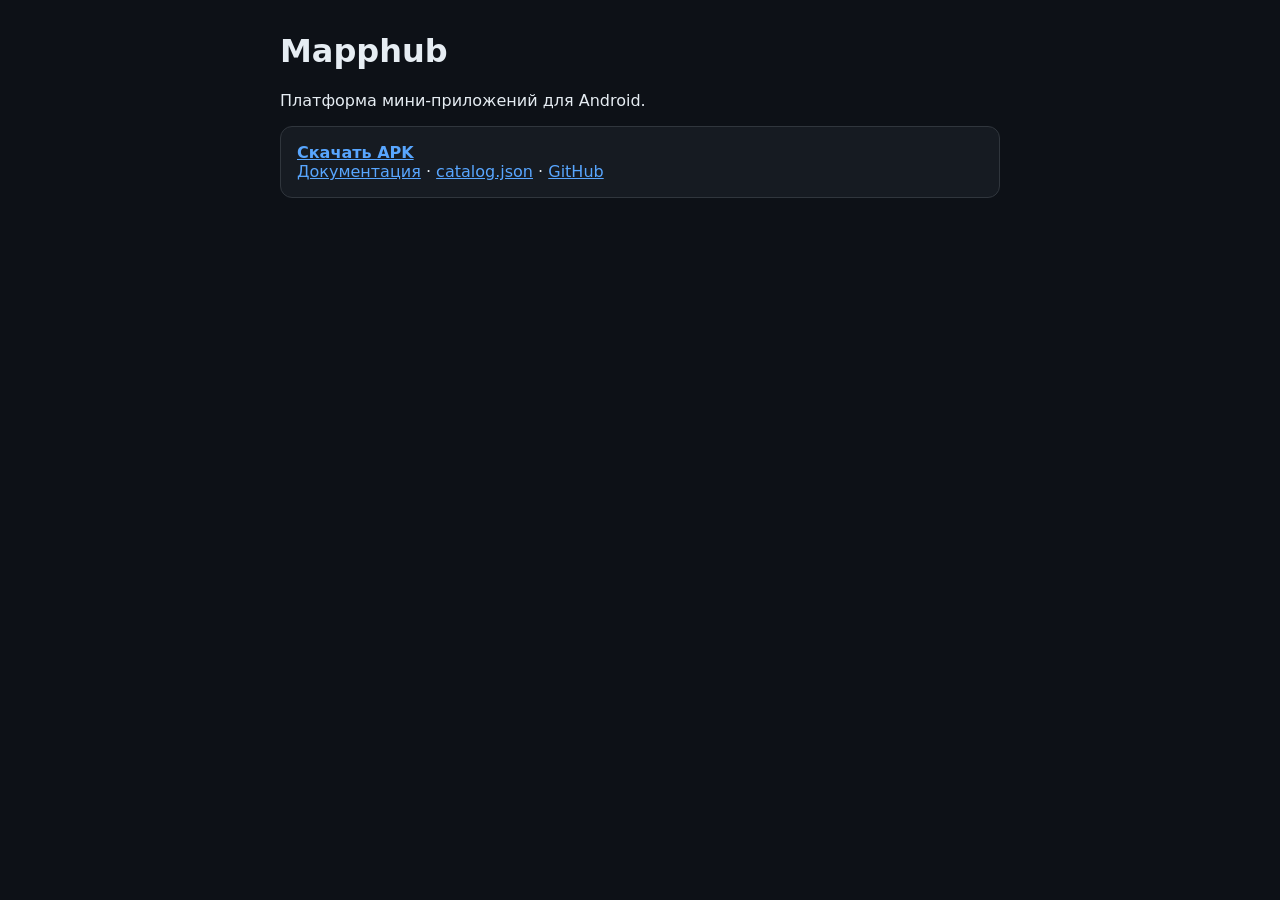
<file: index.html>
<!DOCTYPE html>
<html lang="ru">
<head>
  <meta charset="utf-8"/>
  <meta name="viewport" content="width=device-width,initial-scale=1"/>
  <title>Mapphub</title>
  <style>
    body{font-family:system-ui;margin:0;background:#0d1117;color:#e6edf3;padding:32px 20px;max-width:720px;margin-inline:auto}
    a{color:#58a6ff} .card{border:1px solid #30363d;border-radius:12px;padding:16px;margin:16px 0;background:#161b22}
    h1{margin-top:0}
  </style>
</head>
<body>
  <h1>Mapphub</h1>
  <p>Платформа мини-приложений для Android.</p>
  <div class="card">
    <a href="downloads/mini-apps-shell.apk"><strong>Скачать APK</strong></a><br/>
    <a href="docs/">Документация</a> ·
    <a href="catalog.json">catalog.json</a> ·
    <a href="https://github.com/mapphub">GitHub</a>
  </div>
</body>
</html>
</file>
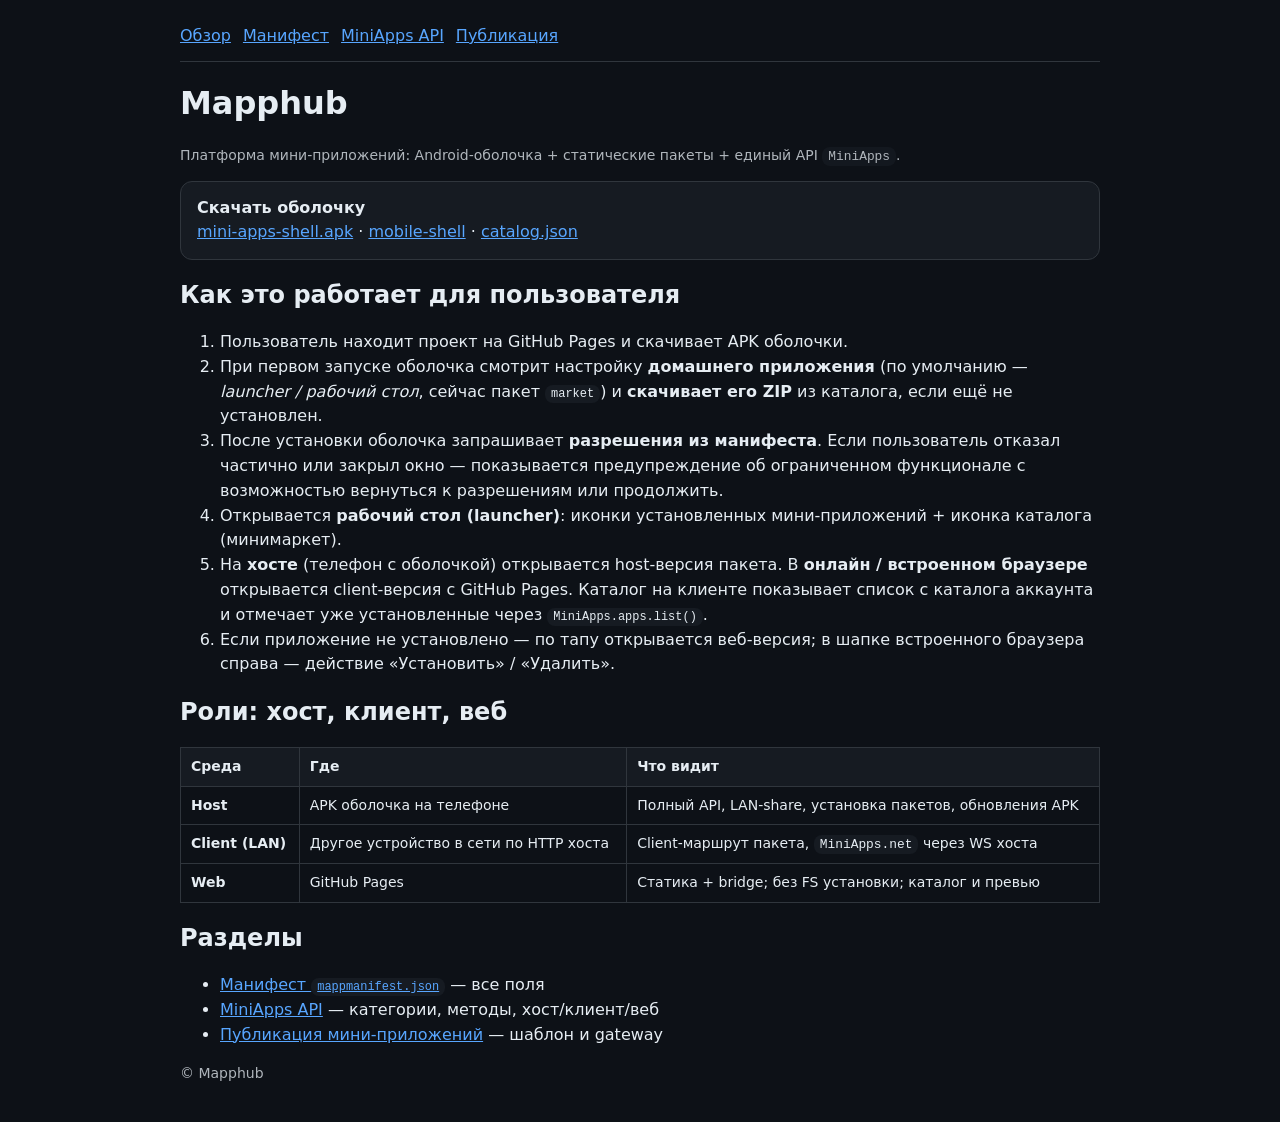
<file: docs/index.html>
<!DOCTYPE html>
<html lang="ru">
<head>
  <meta charset="utf-8"/>
  <meta name="viewport" content="width=device-width,initial-scale=1"/>
  <title>Mapphub — документация</title>
  <link rel="stylesheet" href="./docs.css"/>
</head>
<body>
  <nav class="nav">
    <a href="./">Обзор</a>
    <a href="./manifest.html">Манифест</a>
    <a href="./api.html">MiniApps API</a>
    <a href="./publish.html">Публикация</a>
  </nav>

  <h1>Mapphub</h1>
  <p class="muted">Платформа мини-приложений: Android-оболочка + статические пакеты + единый API <code>MiniApps</code>.</p>

  <div class="card">
    <strong>Скачать оболочку</strong><br/>
    <a href="https://mapphub.github.io/downloads/mini-apps-shell.apk">mini-apps-shell.apk</a>
    · <a href="https://github.com/mapphub/mobile-shell">mobile-shell</a>
    · <a href="https://mapphub.github.io/catalog.json">catalog.json</a>
  </div>

  <h2>Как это работает для пользователя</h2>
  <ol>
    <li>Пользователь находит проект на GitHub Pages и скачивает APK оболочки.</li>
    <li>При первом запуске оболочка смотрит настройку <strong>домашнего приложения</strong> (по умолчанию — <em>launcher / рабочий стол</em>, сейчас пакет <code>market</code>) и <strong>скачивает его ZIP</strong> из каталога, если ещё не установлен.</li>
    <li>После установки оболочка запрашивает <strong>разрешения из манифеста</strong>. Если пользователь отказал частично или закрыл окно — показывается предупреждение об ограниченном функционале с возможностью вернуться к разрешениям или продолжить.</li>
    <li>Открывается <strong>рабочий стол (launcher)</strong>: иконки установленных мини-приложений + иконка каталога (минимаркет).</li>
    <li>На <strong>хосте</strong> (телефон с оболочкой) открывается host-версия пакета. В <strong>онлайн / встроенном браузере</strong> открывается client-версия с GitHub Pages. Каталог на клиенте показывает список с каталога аккаунта и отмечает уже установленные через <code>MiniApps.apps.list()</code>.</li>
    <li>Если приложение не установлено — по тапу открывается веб-версия; в шапке встроенного браузера справа — действие «Установить» / «Удалить».</li>
  </ol>

  <h2>Роли: хост, клиент, веб</h2>
  <table>
    <thead><tr><th>Среда</th><th>Где</th><th>Что видит</th></tr></thead>
    <tbody>
      <tr><td><b>Host</b></td><td>APK оболочка на телефоне</td><td>Полный API, LAN-share, установка пакетов, обновления APK</td></tr>
      <tr><td><b>Client (LAN)</b></td><td>Другое устройство в сети по HTTP хоста</td><td>Client-маршрут пакета, <code>MiniApps.net</code> через WS хоста</td></tr>
      <tr><td><b>Web</b></td><td>GitHub Pages</td><td>Статика + bridge; без FS установки; каталог и превью</td></tr>
    </tbody>
  </table>

  <h2>Разделы</h2>
  <ul>
    <li><a href="./manifest.html">Манифест <code>mappmanifest.json</code></a> — все поля</li>
    <li><a href="./api.html">MiniApps API</a> — категории, методы, хост/клиент/веб</li>
    <li><a href="./publish.html">Публикация мини-приложений</a> — шаблон и gateway</li>
  </ul>

  <p class="muted">© Mapphub</p>
</body>
</html>
</file>
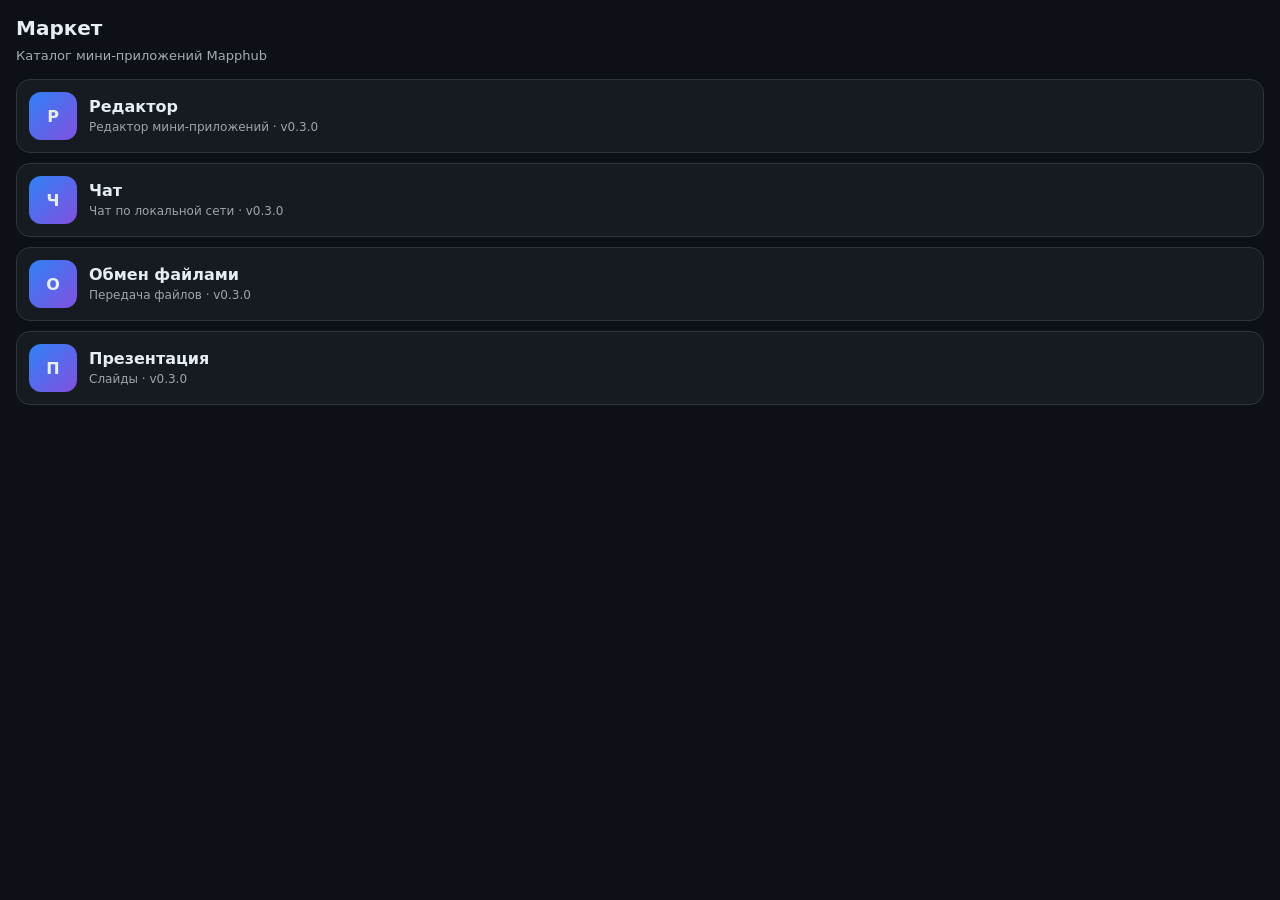
<file: store/index.html>
<!DOCTYPE html>
<html lang="ru">
<head>
  <meta charset="UTF-8"/>
  <meta name="viewport" content="width=device-width,initial-scale=1"/>
  <title>Mapphub · Маркет</title>
  <style>
    *{box-sizing:border-box}body{margin:0;font-family:system-ui,sans-serif;background:#0d1117;color:#e6edf3;padding:16px}
    h1{font-size:20px;margin:0 0 8px}p{opacity:.7;font-size:13px;margin:0 0 16px}
    .card{display:flex;gap:12px;align-items:center;padding:12px;border-radius:14px;background:#161b22;border:1px solid #30363d;margin-bottom:10px;text-decoration:none;color:inherit}
    .av{width:48px;height:48px;border-radius:12px;background:linear-gradient(135deg,#2f81f7,#8250df);display:grid;place-items:center;font-weight:700;flex-shrink:0}
    .meta strong{display:block}.meta small{opacity:.65;font-size:12px}
  </style>
</head>
<body>
  <h1>Маркет</h1>
  <p>Каталог мини-приложений Mapphub</p>
  <div id="list">Загрузка…</div>
  <script>
    fetch('../catalog.json',{cache:'no-store'}).then(r=>r.json()).then(data=>{
      var el=document.getElementById('list'); el.innerHTML='';
      (data.apps||[]).forEach(function(a){
        if(a.id==='market')return;
        var href=a.webUrl||(a.repo&&('https://mapphub.github.io/'+a.repo.split('/').pop()+'/'))||('#');
        var card=document.createElement('a'); card.className='card'; card.href=href;
        card.innerHTML='<div class="av">'+(a.name||'?').charAt(0)+'</div><div class="meta"><strong></strong><small></small></div>';
        card.querySelector('strong').textContent=a.name||a.id;
        card.querySelector('small').textContent=(a.description||a.author||'')+(a.version?' · v'+a.version:'');
        el.appendChild(card);
      });
    }).catch(e=>{document.getElementById('list').textContent=String(e);});
  </script>
</body>
</html>
</file>
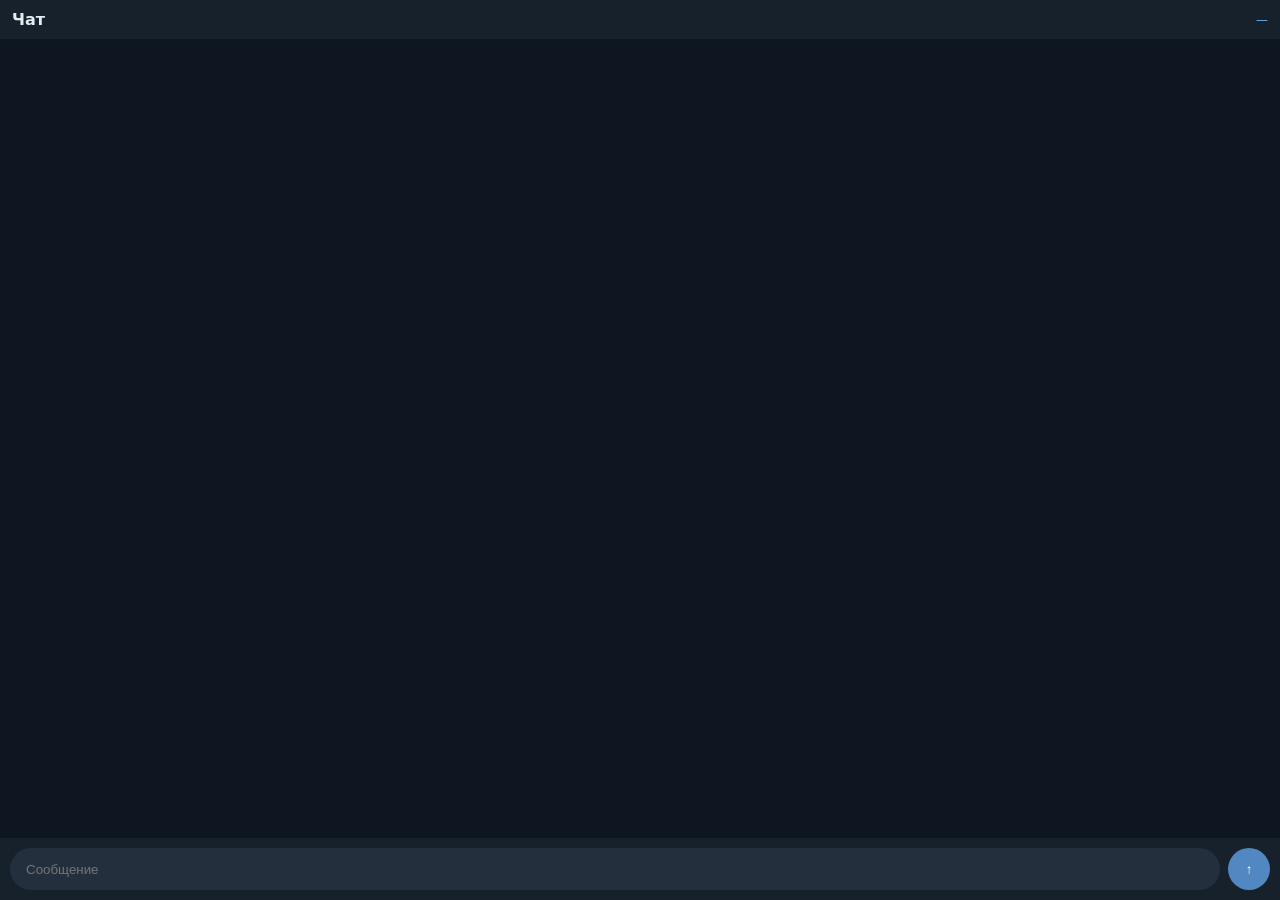
<file: apps/chat/index.html>
<!DOCTYPE html>
<html lang="ru"><head>
<meta charset="UTF-8"/><meta name="viewport" content="width=device-width,initial-scale=1"/>
<title>Чат</title>
<style>
*{box-sizing:border-box}
body{margin:0;font-family:system-ui;display:flex;flex-direction:column;height:100dvh;background:#0e1621;color:#e4ecf2}
#top{display:flex;align-items:center;gap:10px;padding:10px 12px;background:#17212b}
#top h1{flex:1;margin:0;font-size:16px}
#online{font-size:12px;color:#6ab3f3}
#log{flex:1;overflow:auto;padding:12px 10px;display:flex;flex-direction:column;gap:6px}
.row{display:flex;flex-direction:column;max-width:82%}
.row.me{align-self:flex-end;align-items:flex-end}
.row .bubble{padding:8px 12px;border-radius:14px;font-size:15px;line-height:1.35;word-break:break-word}
.row:not(.me) .bubble{background:#182533}
.row.me .bubble{background:#2b5278}
.row .meta{font-size:11px;color:#6d7f8f;margin:2px 6px}
#bar{display:flex;gap:8px;padding:10px;background:#17212b}
#inp{flex:1;height:42px;border:0;border-radius:21px;padding:0 16px;background:#242f3d;color:#fff}
#send{width:42px;height:42px;border:0;border-radius:21px;background:#5288c1;color:#fff}
</style>
</head><body>
<div id="top"><h1>Чат</h1><span id="online">—</span></div>
<div id="log"></div>
<div id="bar">
  <input id="inp" placeholder="Сообщение" autocomplete="off"/>
  <button type="button" id="send">↑</button>
</div>
<script src="./script.js"></script>
</body></html>
</file>
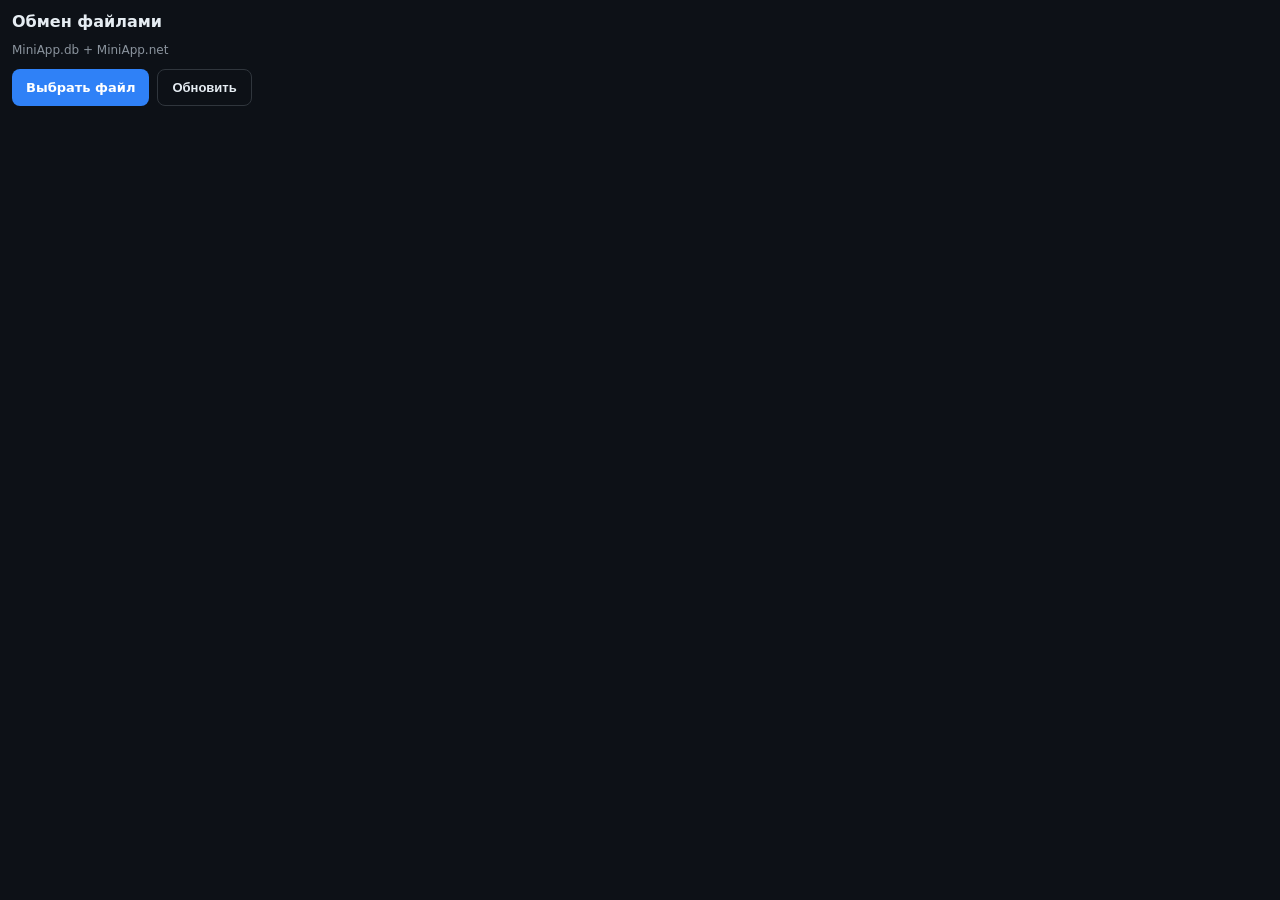
<file: apps/fileshare/index.html>
<!DOCTYPE html>
<html lang="ru">
<head>
<meta charset="UTF-8"/>
<meta name="viewport" content="width=device-width,initial-scale=1,viewport-fit=cover"/>
<title>Обмен файлами</title>
<link rel="stylesheet" href="./style.css"/>
</head>
<body>
  <header class="top"><h1>Обмен файлами</h1></header>
  <p class="hint">MiniApp.db + MiniApp.net</p>
  <div class="actions">
    <label class="btn">Выбрать файл<input type="file" id="file" hidden/></label>
    <button type="button" class="btn ghost" id="refresh">Обновить</button>
  </div>
  <ul id="list" class="list"></ul>
  <p id="err" class="err"></p>
  <script src="./script.js"></script>
</body>
</html>
</file>
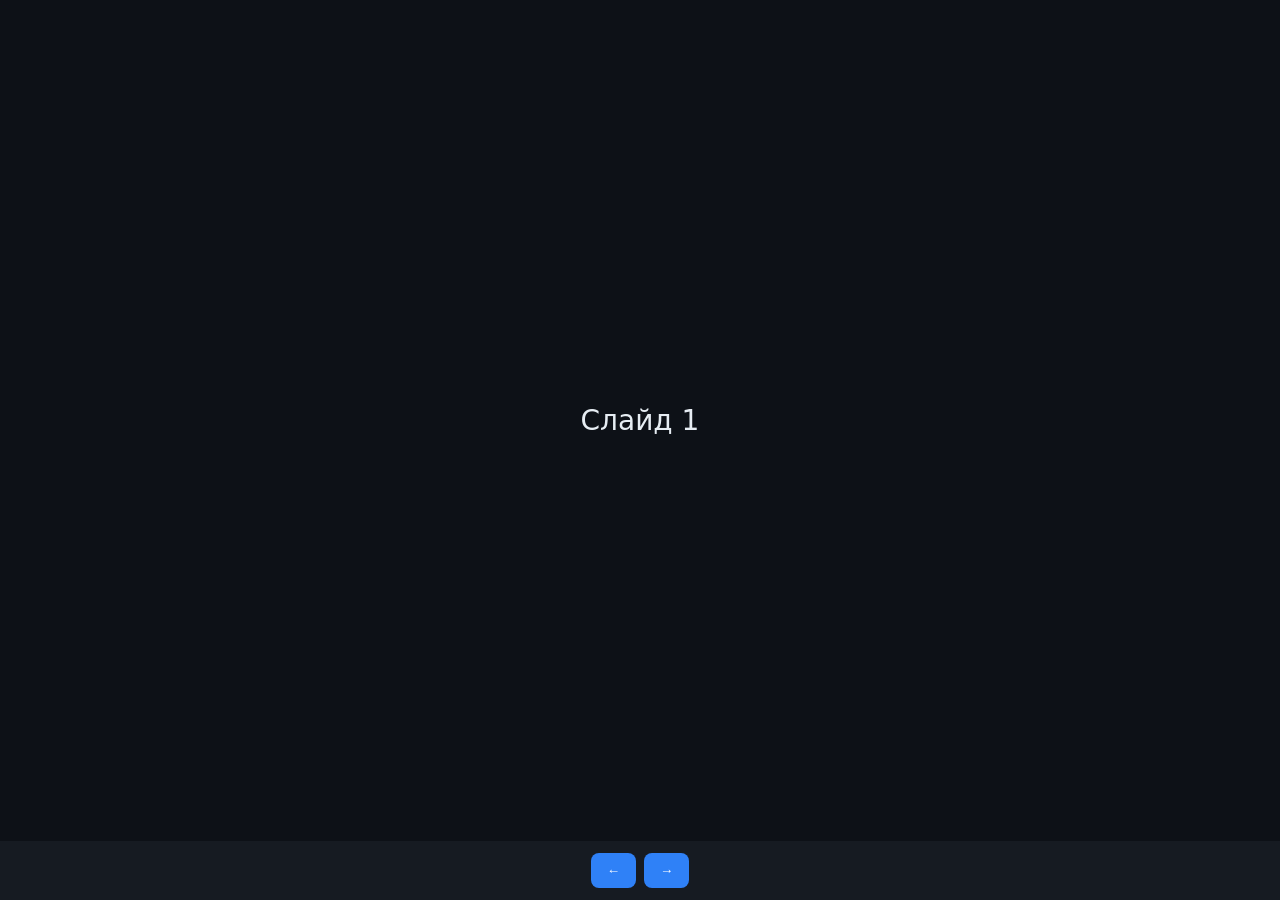
<file: apps/slides/index.html>
<!DOCTYPE html>
<html lang="ru">
<head>
<meta charset="UTF-8"/>
<meta name="viewport" content="width=device-width,initial-scale=1"/>
<title>Презентация</title>
<style>
body{margin:0;font-family:system-ui;background:#0d1117;color:#e6edf3;display:flex;flex-direction:column;min-height:100dvh}
#slide{flex:1;display:flex;align-items:center;justify-content:center;padding:24px;font-size:28px;text-align:center}
#bar{display:flex;gap:8px;padding:12px;background:#161b22;justify-content:center}
button{padding:10px 16px;border:0;border-radius:8px;background:#2f81f7;color:#fff;font-weight:600}
</style>
</head>
<body>
  <div id="slide">Слайд 1</div>
  <div id="bar">
    <button type="button" id="prev">←</button>
    <button type="button" id="next">→</button>
  </div>
  <script src="./script.js"></script>
</body>
</html>
</file>
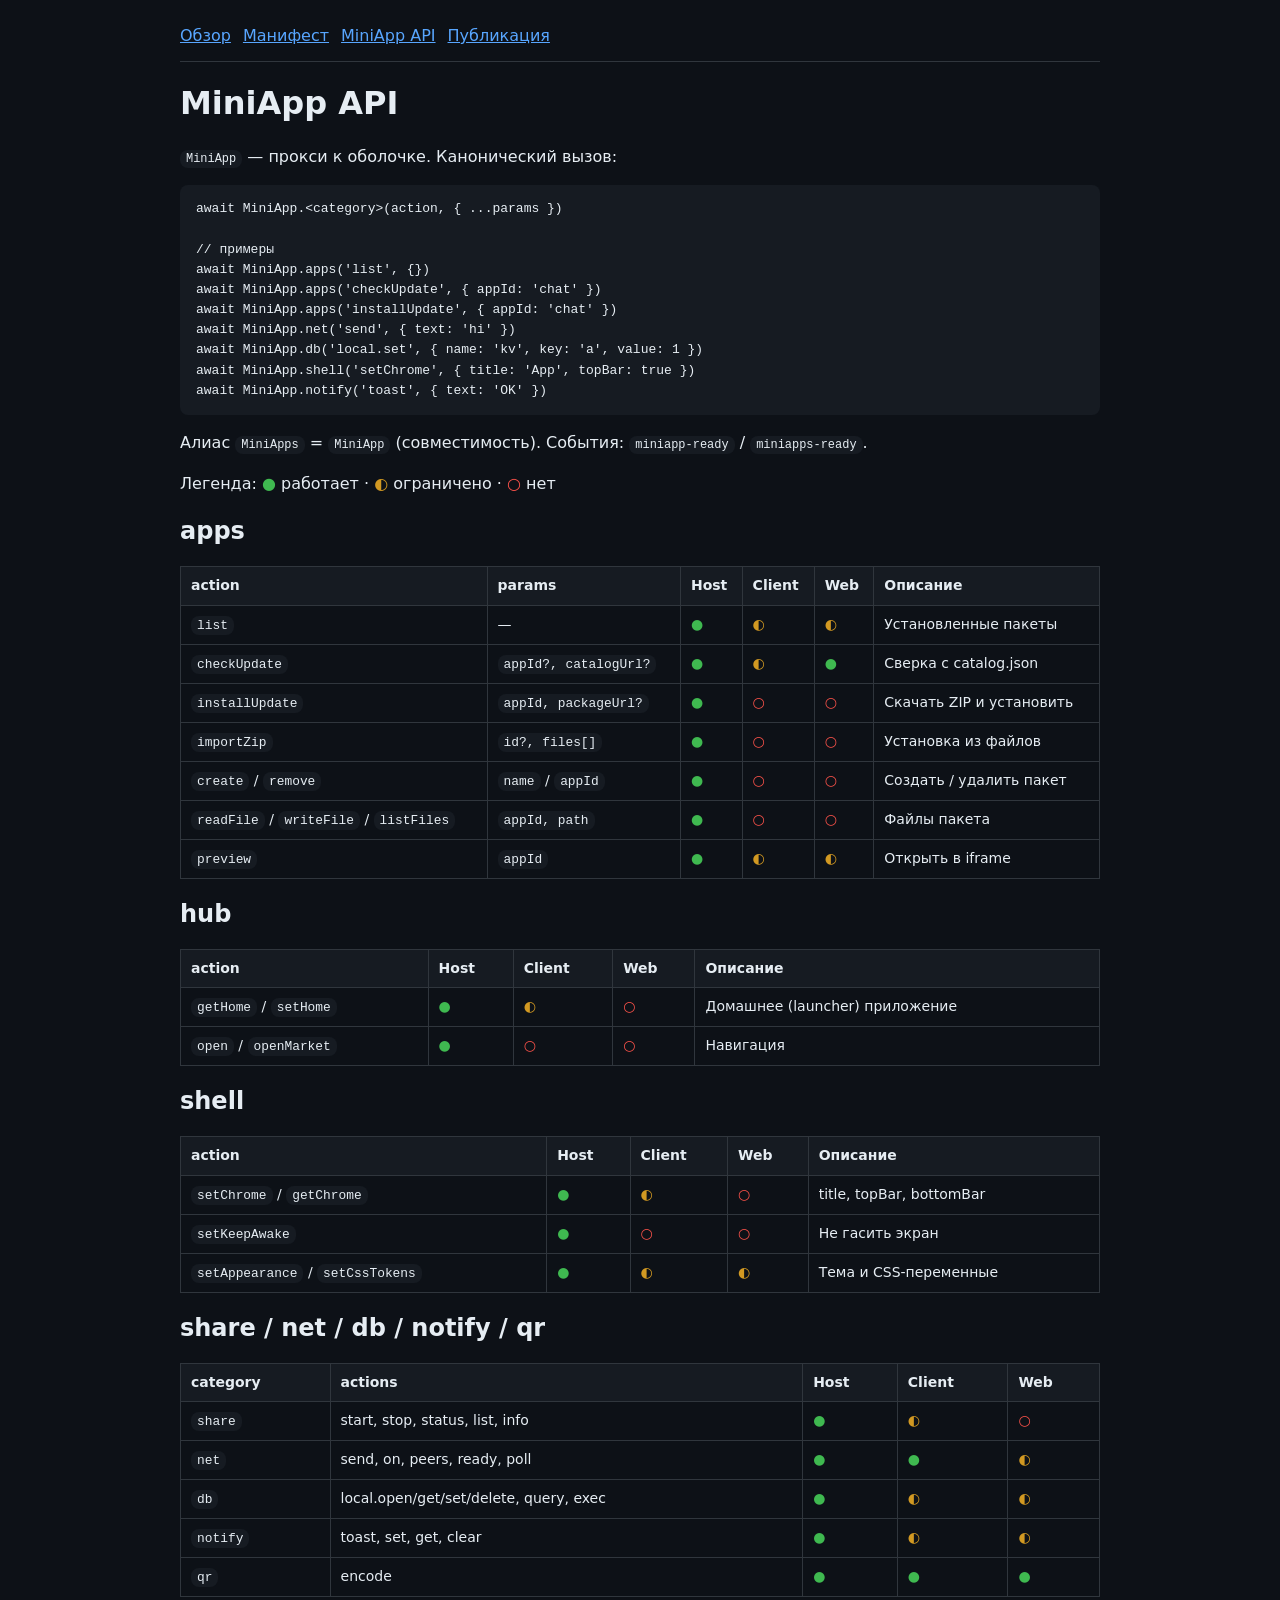
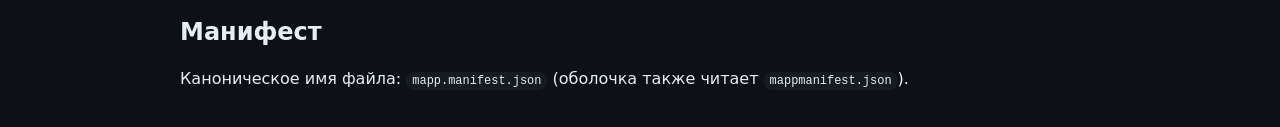
<file: docs/api.html>
<!DOCTYPE html>
<html lang="ru">
<head>
  <meta charset="utf-8"/>
  <meta name="viewport" content="width=device-width,initial-scale=1"/>
  <title>MiniApp API — Mapphub</title>
  <link rel="stylesheet" href="./docs.css"/>
</head>
<body>
  <nav class="nav">
    <a href="./">Обзор</a>
    <a href="./manifest.html">Манифест</a>
    <a href="./api.html">MiniApp API</a>
    <a href="./publish.html">Публикация</a>
  </nav>

  <h1>MiniApp API</h1>
  <p><code>MiniApp</code> — прокси к оболочке. Канонический вызов:</p>
  <pre>await MiniApp.&lt;category&gt;(action, { ...params })

// примеры
await MiniApp.apps('list', {})
await MiniApp.apps('checkUpdate', { appId: 'chat' })
await MiniApp.apps('installUpdate', { appId: 'chat' })
await MiniApp.net('send', { text: 'hi' })
await MiniApp.db('local.set', { name: 'kv', key: 'a', value: 1 })
await MiniApp.shell('setChrome', { title: 'App', topBar: true })
await MiniApp.notify('toast', { text: 'OK' })</pre>
  <p>Алиас <code>MiniApps</code> = <code>MiniApp</code> (совместимость). События: <code>miniapp-ready</code> / <code>miniapps-ready</code>.</p>
  <p>Легенда: <span class="ok">●</span> работает · <span class="lim">◐</span> ограничено · <span class="no">○</span> нет</p>

  <h2>apps</h2>
  <table>
    <thead><tr><th>action</th><th>params</th><th>Host</th><th>Client</th><th>Web</th><th>Описание</th></tr></thead>
    <tbody>
      <tr><td><code>list</code></td><td>—</td><td class="ok">●</td><td class="lim">◐</td><td class="lim">◐</td><td>Установленные пакеты</td></tr>
      <tr><td><code>checkUpdate</code></td><td><code>appId?, catalogUrl?</code></td><td class="ok">●</td><td class="lim">◐</td><td class="ok">●</td><td>Сверка с catalog.json</td></tr>
      <tr><td><code>installUpdate</code></td><td><code>appId, packageUrl?</code></td><td class="ok">●</td><td class="no">○</td><td class="no">○</td><td>Скачать ZIP и установить</td></tr>
      <tr><td><code>importZip</code></td><td><code>id?, files[]</code></td><td class="ok">●</td><td class="no">○</td><td class="no">○</td><td>Установка из файлов</td></tr>
      <tr><td><code>create</code> / <code>remove</code></td><td><code>name</code> / <code>appId</code></td><td class="ok">●</td><td class="no">○</td><td class="no">○</td><td>Создать / удалить пакет</td></tr>
      <tr><td><code>readFile</code> / <code>writeFile</code> / <code>listFiles</code></td><td><code>appId, path</code></td><td class="ok">●</td><td class="no">○</td><td class="no">○</td><td>Файлы пакета</td></tr>
      <tr><td><code>preview</code></td><td><code>appId</code></td><td class="ok">●</td><td class="lim">◐</td><td class="lim">◐</td><td>Открыть в iframe</td></tr>
    </tbody>
  </table>

  <h2>hub</h2>
  <table>
    <thead><tr><th>action</th><th>Host</th><th>Client</th><th>Web</th><th>Описание</th></tr></thead>
    <tbody>
      <tr><td><code>getHome</code> / <code>setHome</code></td><td class="ok">●</td><td class="lim">◐</td><td class="no">○</td><td>Домашнее (launcher) приложение</td></tr>
      <tr><td><code>open</code> / <code>openMarket</code></td><td class="ok">●</td><td class="no">○</td><td class="no">○</td><td>Навигация</td></tr>
    </tbody>
  </table>

  <h2>shell</h2>
  <table>
    <thead><tr><th>action</th><th>Host</th><th>Client</th><th>Web</th><th>Описание</th></tr></thead>
    <tbody>
      <tr><td><code>setChrome</code> / <code>getChrome</code></td><td class="ok">●</td><td class="lim">◐</td><td class="no">○</td><td>title, topBar, bottomBar</td></tr>
      <tr><td><code>setKeepAwake</code></td><td class="ok">●</td><td class="no">○</td><td class="no">○</td><td>Не гасить экран</td></tr>
      <tr><td><code>setAppearance</code> / <code>setCssTokens</code></td><td class="ok">●</td><td class="lim">◐</td><td class="lim">◐</td><td>Тема и CSS-переменные</td></tr>
    </tbody>
  </table>

  <h2>share / net / db / notify / qr</h2>
  <table>
    <thead><tr><th>category</th><th>actions</th><th>Host</th><th>Client</th><th>Web</th></tr></thead>
    <tbody>
      <tr><td><code>share</code></td><td>start, stop, status, list, info</td><td class="ok">●</td><td class="lim">◐</td><td class="no">○</td></tr>
      <tr><td><code>net</code></td><td>send, on, peers, ready, poll</td><td class="ok">●</td><td class="ok">●</td><td class="lim">◐</td></tr>
      <tr><td><code>db</code></td><td>local.open/get/set/delete, query, exec</td><td class="ok">●</td><td class="lim">◐</td><td class="lim">◐</td></tr>
      <tr><td><code>notify</code></td><td>toast, set, get, clear</td><td class="ok">●</td><td class="lim">◐</td><td class="lim">◐</td></tr>
      <tr><td><code>qr</code></td><td>encode</td><td class="ok">●</td><td class="ok">●</td><td class="ok">●</td></tr>
    </tbody>
  </table>

  <h2>Манифест</h2>
  <p>Каноническое имя файла: <code>mapp.manifest.json</code> (оболочка также читает <code>mappmanifest.json</code>).</p>
</body>
</html>
</file>
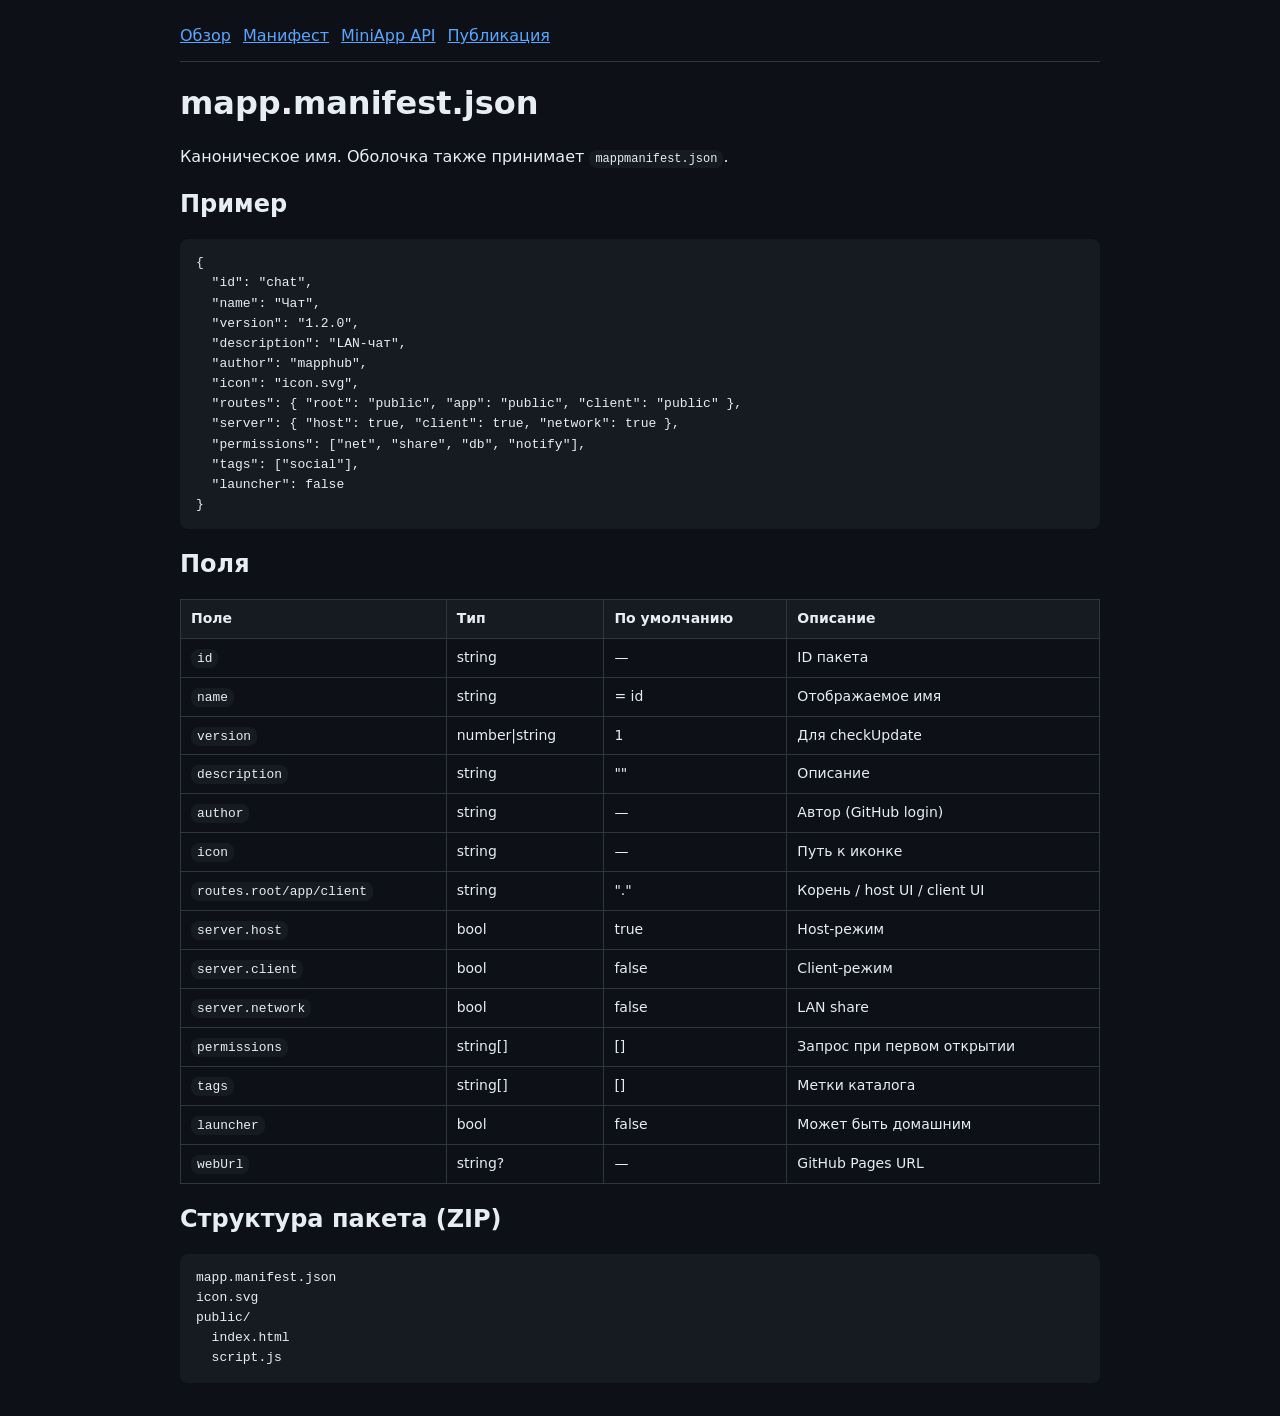
<file: docs/manifest.html>
<!DOCTYPE html>
<html lang="ru">
<head>
  <meta charset="utf-8"/>
  <meta name="viewport" content="width=device-width,initial-scale=1"/>
  <title>Манифест — Mapphub</title>
  <link rel="stylesheet" href="./docs.css"/>
</head>
<body>
  <nav class="nav">
    <a href="./">Обзор</a>
    <a href="./manifest.html">Манифест</a>
    <a href="./api.html">MiniApp API</a>
    <a href="./publish.html">Публикация</a>
  </nav>

  <h1>mapp.manifest.json</h1>
  <p>Каноническое имя. Оболочка также принимает <code>mappmanifest.json</code>.</p>

  <h2>Пример</h2>
  <pre>{
  "id": "chat",
  "name": "Чат",
  "version": "1.2.0",
  "description": "LAN-чат",
  "author": "mapphub",
  "icon": "icon.svg",
  "routes": { "root": "public", "app": "public", "client": "public" },
  "server": { "host": true, "client": true, "network": true },
  "permissions": ["net", "share", "db", "notify"],
  "tags": ["social"],
  "launcher": false
}</pre>

  <h2>Поля</h2>
  <table>
    <thead><tr><th>Поле</th><th>Тип</th><th>По умолчанию</th><th>Описание</th></tr></thead>
    <tbody>
      <tr><td><code>id</code></td><td>string</td><td>—</td><td>ID пакета</td></tr>
      <tr><td><code>name</code></td><td>string</td><td>= id</td><td>Отображаемое имя</td></tr>
      <tr><td><code>version</code></td><td>number|string</td><td>1</td><td>Для checkUpdate</td></tr>
      <tr><td><code>description</code></td><td>string</td><td>""</td><td>Описание</td></tr>
      <tr><td><code>author</code></td><td>string</td><td>—</td><td>Автор (GitHub login)</td></tr>
      <tr><td><code>icon</code></td><td>string</td><td>—</td><td>Путь к иконке</td></tr>
      <tr><td><code>routes.root/app/client</code></td><td>string</td><td>"."</td><td>Корень / host UI / client UI</td></tr>
      <tr><td><code>server.host</code></td><td>bool</td><td>true</td><td>Host-режим</td></tr>
      <tr><td><code>server.client</code></td><td>bool</td><td>false</td><td>Client-режим</td></tr>
      <tr><td><code>server.network</code></td><td>bool</td><td>false</td><td>LAN share</td></tr>
      <tr><td><code>permissions</code></td><td>string[]</td><td>[]</td><td>Запрос при первом открытии</td></tr>
      <tr><td><code>tags</code></td><td>string[]</td><td>[]</td><td>Метки каталога</td></tr>
      <tr><td><code>launcher</code></td><td>bool</td><td>false</td><td>Может быть домашним</td></tr>
      <tr><td><code>webUrl</code></td><td>string?</td><td>—</td><td>GitHub Pages URL</td></tr>
    </tbody>
  </table>

  <h2>Структура пакета (ZIP)</h2>
  <pre>mapp.manifest.json
icon.svg
public/
  index.html
  script.js</pre>
</body>
</html>
</file>
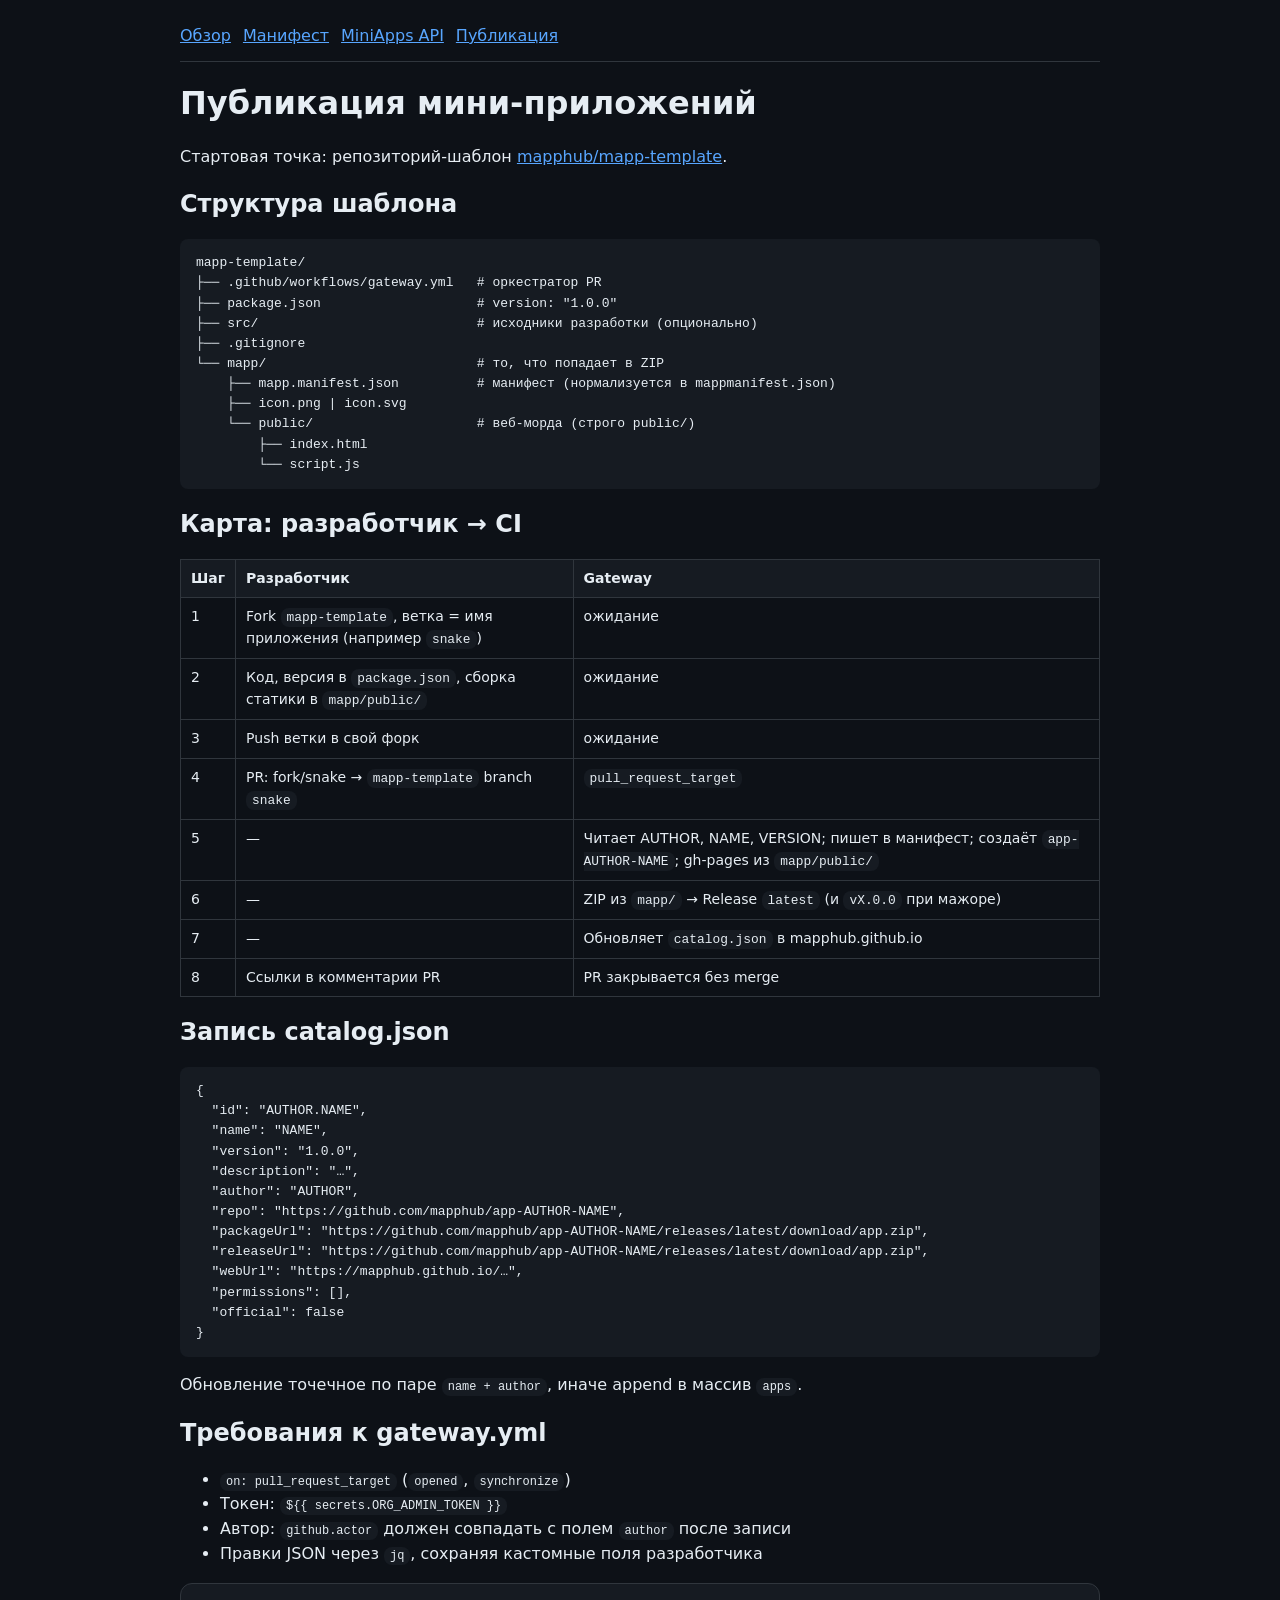
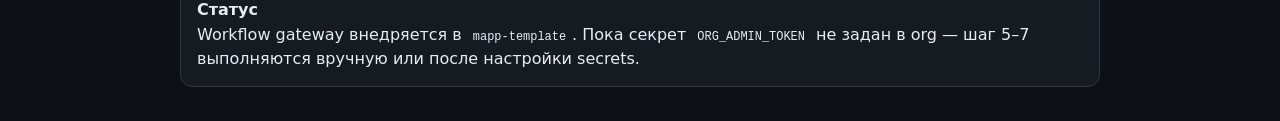
<file: docs/publish.html>
<!DOCTYPE html>
<html lang="ru">
<head>
  <meta charset="utf-8"/>
  <meta name="viewport" content="width=device-width,initial-scale=1"/>
  <title>Публикация — Mapphub</title>
  <link rel="stylesheet" href="./docs.css"/>
</head>
<body>
  <nav class="nav">
    <a href="./">Обзор</a>
    <a href="./manifest.html">Манифест</a>
    <a href="./api.html">MiniApps API</a>
    <a href="./publish.html">Публикация</a>
  </nav>

  <h1>Публикация мини-приложений</h1>
  <p>Стартовая точка: репозиторий-шаблон <a href="https://github.com/mapphub/mapp-template">mapphub/mapp-template</a>.</p>

  <h2>Структура шаблона</h2>
  <pre>mapp-template/
├── .github/workflows/gateway.yml   # оркестратор PR
├── package.json                    # version: "1.0.0"
├── src/                            # исходники разработки (опционально)
├── .gitignore
└── mapp/                           # то, что попадает в ZIP
    ├── mapp.manifest.json          # манифест (нормализуется в mappmanifest.json)
    ├── icon.png | icon.svg
    └── public/                     # веб-морда (строго public/)
        ├── index.html
        └── script.js</pre>

  <h2>Карта: разработчик → CI</h2>
  <table>
    <thead><tr><th>Шаг</th><th>Разработчик</th><th>Gateway</th></tr></thead>
    <tbody>
      <tr><td>1</td><td>Fork <code>mapp-template</code>, ветка = имя приложения (например <code>snake</code>)</td><td>ожидание</td></tr>
      <tr><td>2</td><td>Код, версия в <code>package.json</code>, сборка статики в <code>mapp/public/</code></td><td>ожидание</td></tr>
      <tr><td>3</td><td>Push ветки в свой форк</td><td>ожидание</td></tr>
      <tr><td>4</td><td>PR: fork/snake → <code>mapp-template</code> branch <code>snake</code></td><td><code>pull_request_target</code></td></tr>
      <tr><td>5</td><td>—</td><td>Читает AUTHOR, NAME, VERSION; пишет в манифест; создаёт <code>app-AUTHOR-NAME</code>; gh-pages из <code>mapp/public/</code></td></tr>
      <tr><td>6</td><td>—</td><td>ZIP из <code>mapp/</code> → Release <code>latest</code> (и <code>vX.0.0</code> при мажоре)</td></tr>
      <tr><td>7</td><td>—</td><td>Обновляет <code>catalog.json</code> в mapphub.github.io</td></tr>
      <tr><td>8</td><td>Ссылки в комментарии PR</td><td>PR закрывается без merge</td></tr>
    </tbody>
  </table>

  <h2>Запись catalog.json</h2>
  <pre>{
  "id": "AUTHOR.NAME",
  "name": "NAME",
  "version": "1.0.0",
  "description": "…",
  "author": "AUTHOR",
  "repo": "https://github.com/mapphub/app-AUTHOR-NAME",
  "packageUrl": "https://github.com/mapphub/app-AUTHOR-NAME/releases/latest/download/app.zip",
  "releaseUrl": "https://github.com/mapphub/app-AUTHOR-NAME/releases/latest/download/app.zip",
  "webUrl": "https://mapphub.github.io/…",
  "permissions": [],
  "official": false
}</pre>
  <p>Обновление точечное по паре <code>name + author</code>, иначе append в массив <code>apps</code>.</p>

  <h2>Требования к gateway.yml</h2>
  <ul>
    <li><code>on: pull_request_target</code> (<code>opened</code>, <code>synchronize</code>)</li>
    <li>Токен: <code>${{ secrets.ORG_ADMIN_TOKEN }}</code></li>
    <li>Автор: <code>github.actor</code> должен совпадать с полем <code>author</code> после записи</li>
    <li>Правки JSON через <code>jq</code>, сохраняя кастомные поля разработчика</li>
  </ul>

  <div class="card">
    <strong>Статус</strong><br/>
    Workflow gateway внедряется в <code>mapp-template</code>. Пока секрет <code>ORG_ADMIN_TOKEN</code> не задан в org — шаг 5–7 выполняются вручную или после настройки secrets.
  </div>
</body>
</html>
</file>
<file: docs/docs.css>
:root { color-scheme: dark light; }
body {
  font-family: system-ui, sans-serif;
  max-width: 920px;
  margin: 0 auto;
  padding: 24px;
  line-height: 1.55;
  background: #0d1117;
  color: #e6edf3;
}
a { color: #58a6ff; }
code, pre { background: #161b22; border-radius: 8px; }
code { padding: 2px 6px; font-size: 0.92em; }
pre { padding: 14px 16px; overflow: auto; }
h1, h2, h3 { line-height: 1.25; }
.muted { opacity: 0.75; font-size: 14px; }
.card {
  border: 1px solid #30363d;
  border-radius: 12px;
  padding: 14px 16px;
  margin: 12px 0;
  background: #161b22;
}
table {
  width: 100%;
  border-collapse: collapse;
  font-size: 14px;
  margin: 12px 0 20px;
}
th, td {
  border: 1px solid #30363d;
  padding: 8px 10px;
  text-align: left;
  vertical-align: top;
}
th { background: #161b22; }
.nav {
  display: flex;
  flex-wrap: wrap;
  gap: 12px;
  margin-bottom: 20px;
  padding-bottom: 12px;
  border-bottom: 1px solid #30363d;
}
.ok { color: #3fb950; }
.lim { color: #d29922; }
.no { color: #f85149; }
</file>
<file: apps/fileshare/style.css>
body{margin:0;font-family:system-ui;background:var(--mapp-bg,#0d1117);color:var(--mapp-text,#e6edf3);padding:12px}
.top h1{font-size:16px;margin:0}.hint{font-size:12px;color:var(--mapp-muted,#8b949e)}
.actions{display:flex;gap:8px;margin:12px 0;flex-wrap:wrap}
.btn{display:inline-flex;align-items:center;justify-content:center;padding:10px 14px;border-radius:8px;background:var(--mapp-primary,#2f81f7);color:#fff;font-weight:600;font-size:13px;border:0;cursor:pointer}
.btn.ghost{background:transparent;border:1px solid var(--mapp-border,#30363d);color:var(--mapp-text)}
.list{list-style:none;padding:0;margin:0}
.list li{padding:10px 12px;border:1px solid var(--mapp-border,#30363d);border-radius:8px;margin-bottom:8px;display:flex;justify-content:space-between;gap:8px;align-items:center;font-size:13px}
.err{color:#f85149;font-size:13px}button.link{border:0;background:transparent;color:var(--mapp-primary,#58a6ff);font-weight:600;cursor:pointer}
</file>
